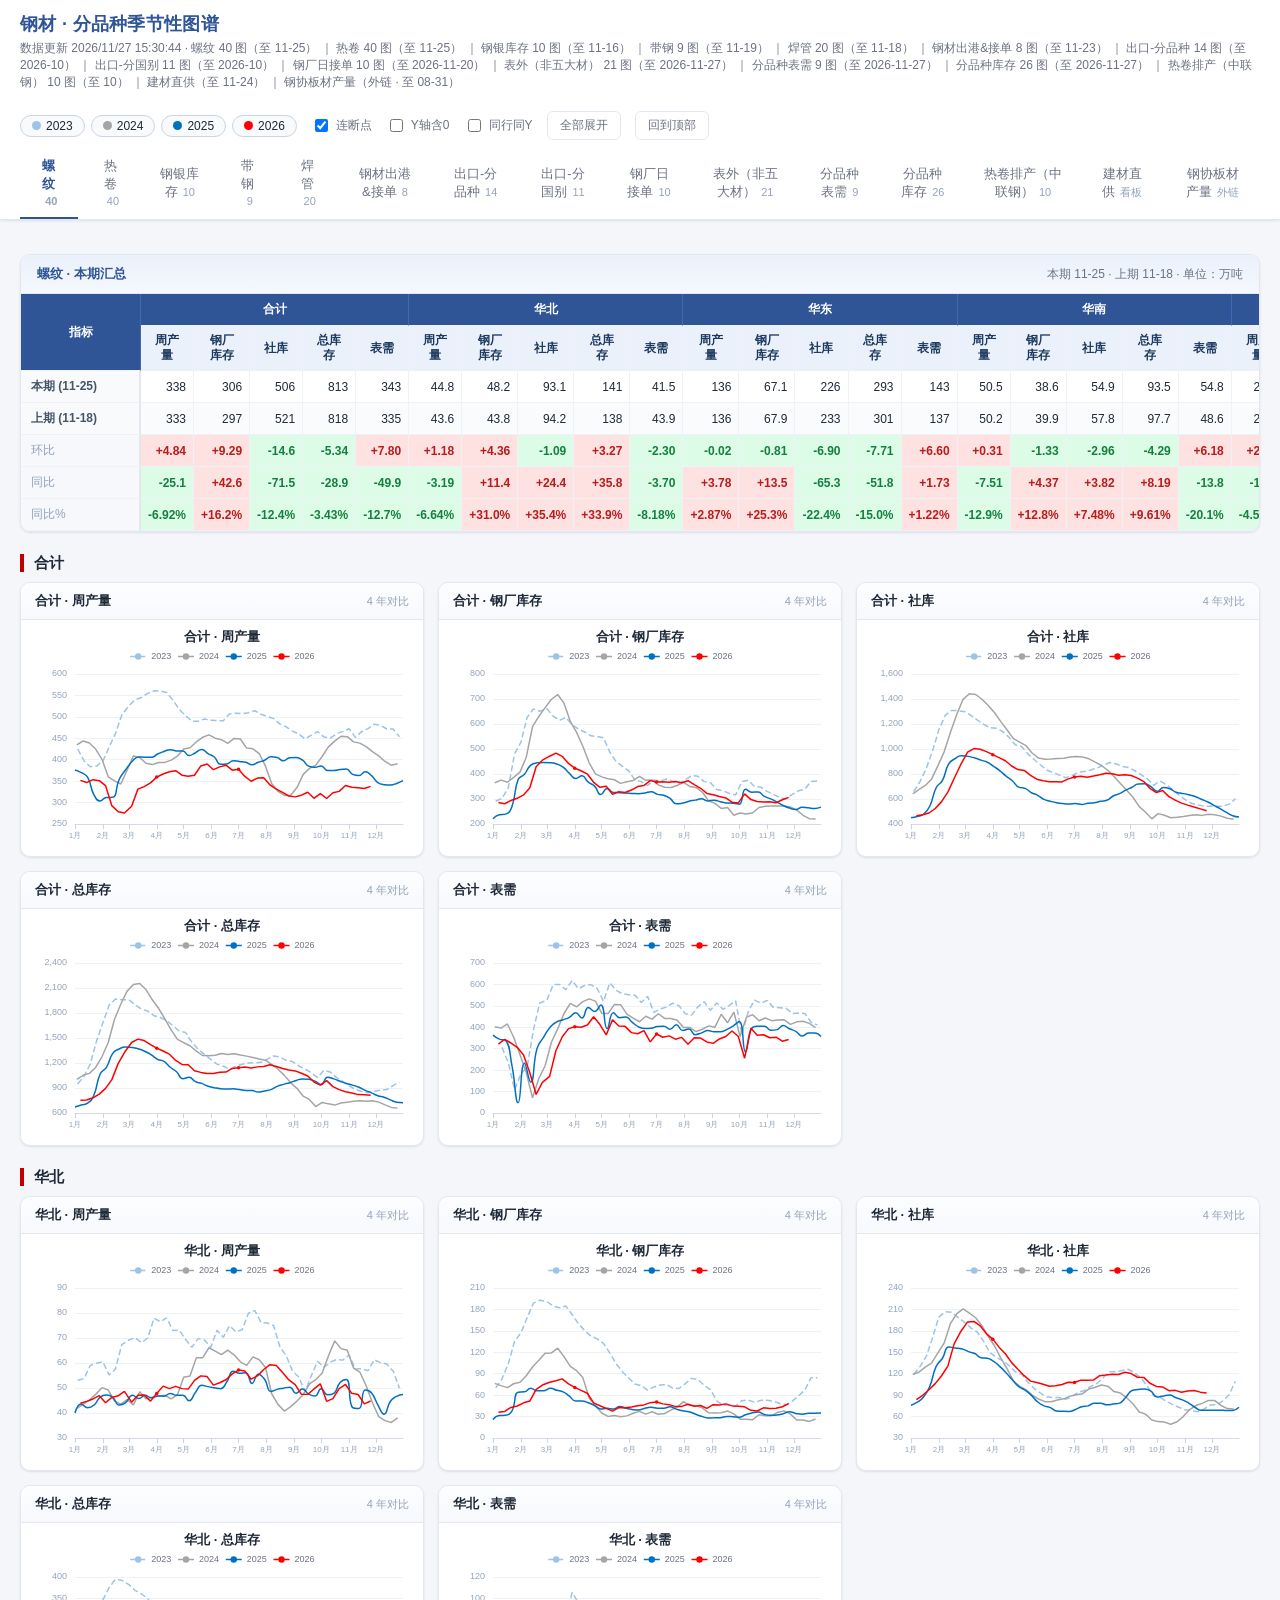
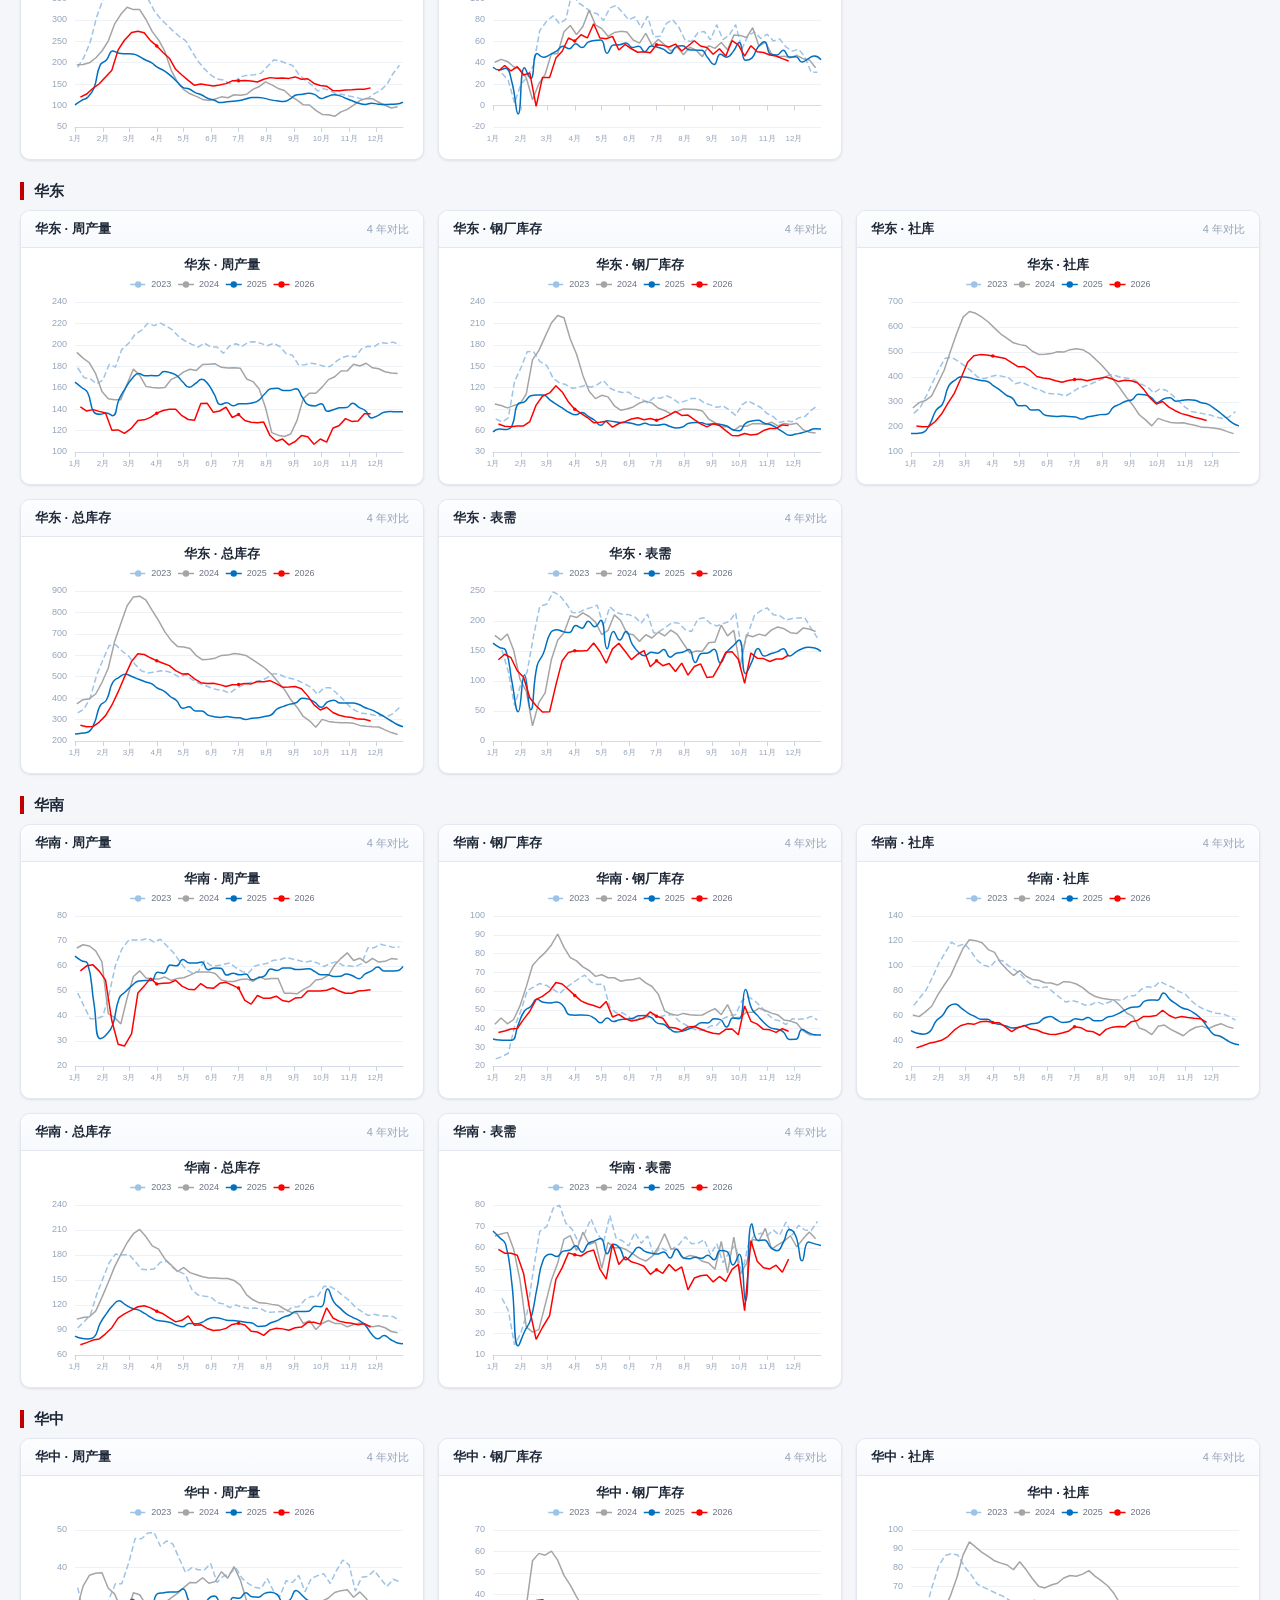
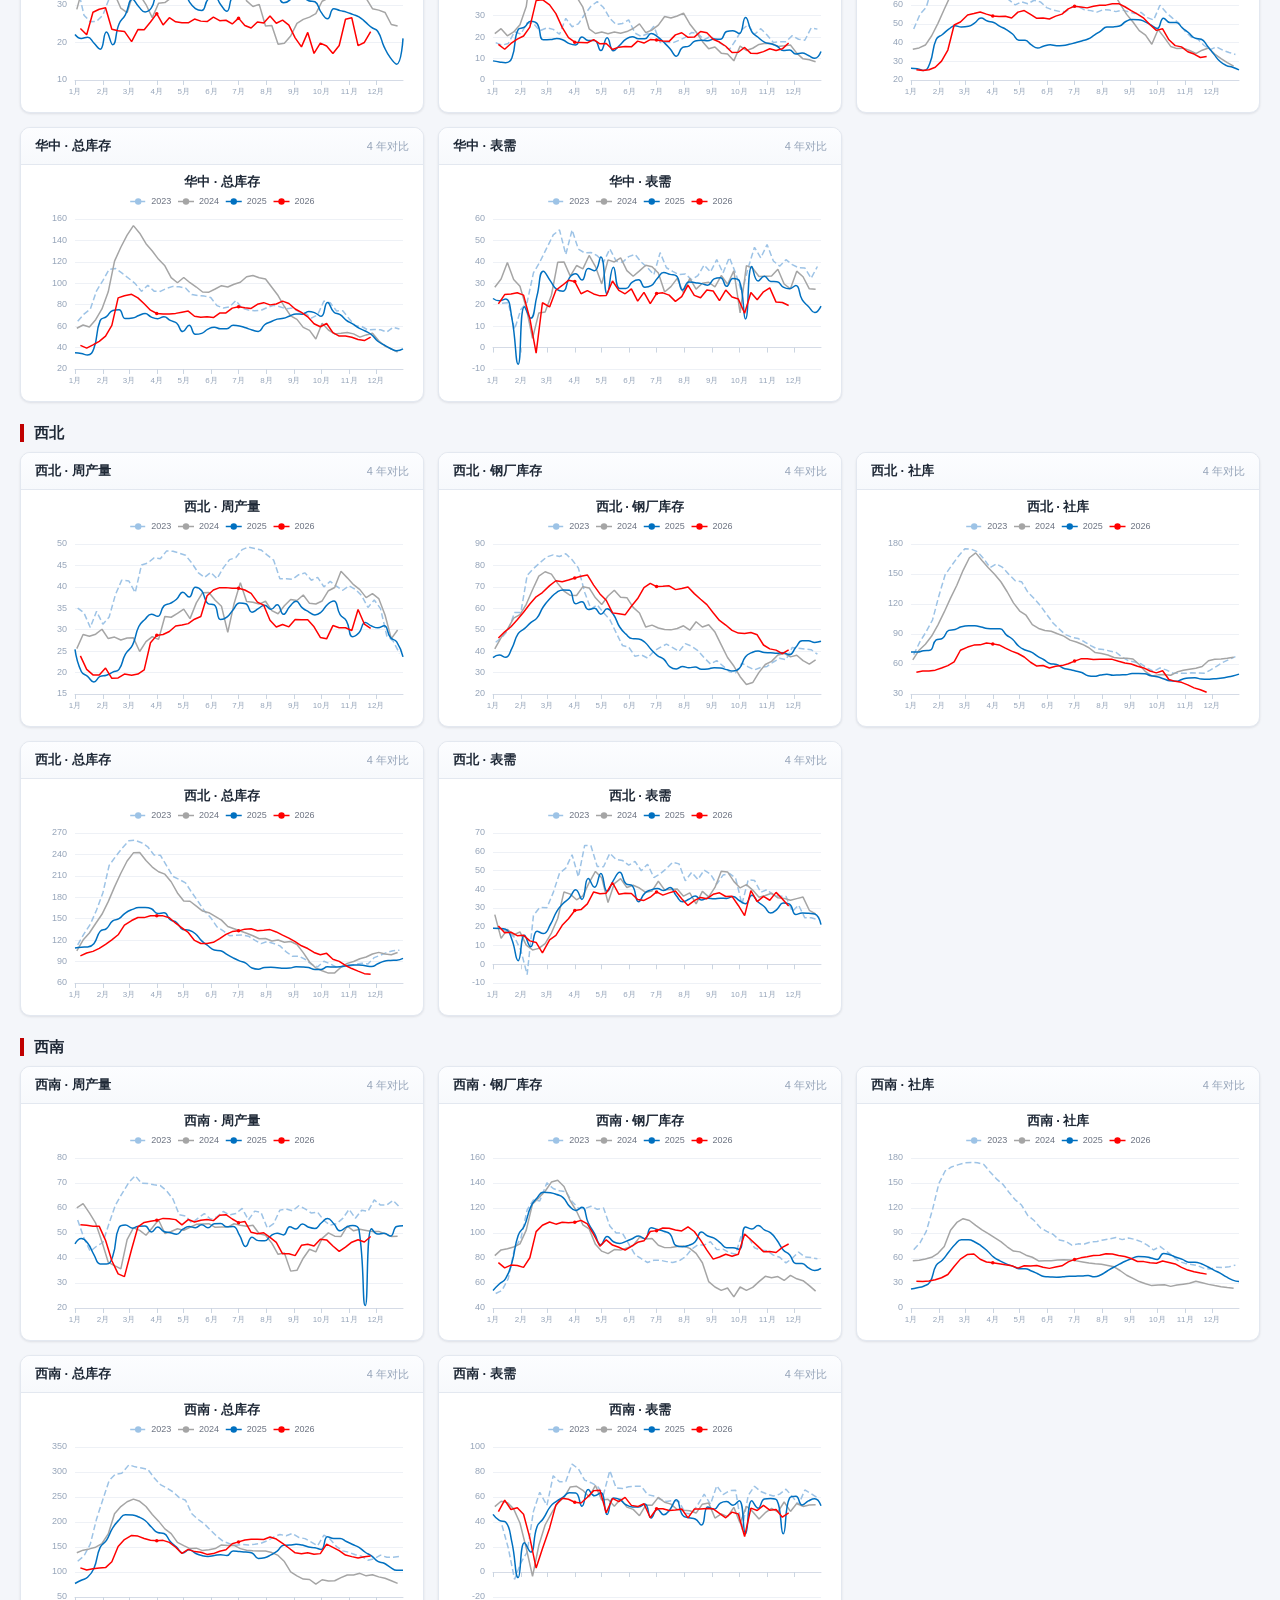
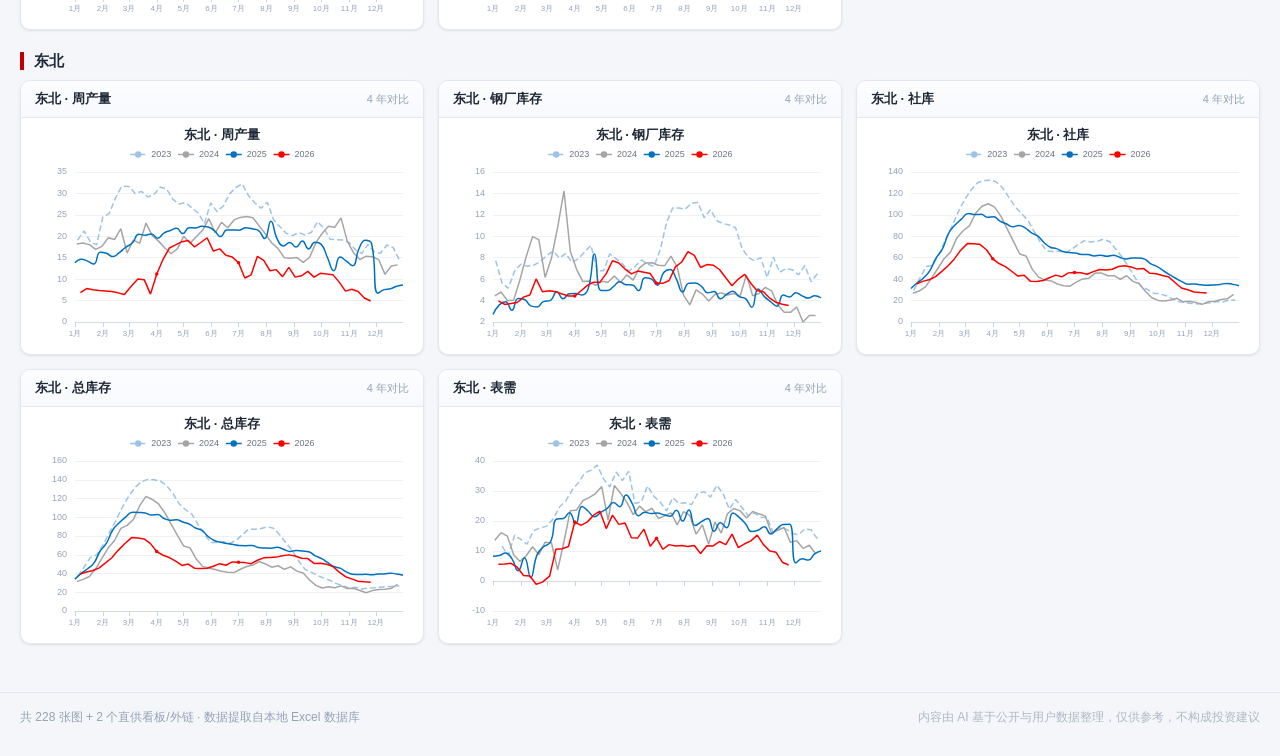
<file: index.html>
<!DOCTYPE html>
<html lang="zh-CN">
<head>
<meta charset="UTF-8">
<meta name="viewport" content="width=device-width, initial-scale=1.0">
<title>钢材 季节性图谱</title>
<link rel="stylesheet" href="assets/style.css?v=87">
</head>
<body>

<header class="topbar">
  <div class="topbar-inner">
    <div class="brand">
      <h1>钢材 · 分品种季节性图谱</h1>
      <p class="sub" id="sub">加载中…</p>
    </div>
    <div class="toolbar">
      <div class="year-box" id="yearToggles"></div>
      <label class="ctl chk"><input type="checkbox" id="optConnect" checked><span>连断点</span></label>
      <label class="ctl chk"><input type="checkbox" id="optZero"><span>Y轴含0</span></label>
      <label class="ctl chk"><input type="checkbox" id="optSync"><span>同行同Y</span></label>
      <button class="btn" id="btnExpand">全部展开</button>
      <button class="btn" id="btnTop">回到顶部</button>
    </div>
  </div>
  <nav class="tabs" id="tabs"></nav>
</header>

<main id="main">
  <div class="loading" id="loading">正在加载数据…</div>
</main>

<footer class="foot">
  <span id="footNote"></span>
  <span class="disc">内容由 AI 基于公开与用户数据整理，仅供参考，不构成投资建议</span>
</footer>

<script src="assets/vendor/echarts.min.js"></script>
<script src="data/data.js?v=87"></script>
<script src="assets/app.js?v=87"></script>
</body>
</html>
</file>
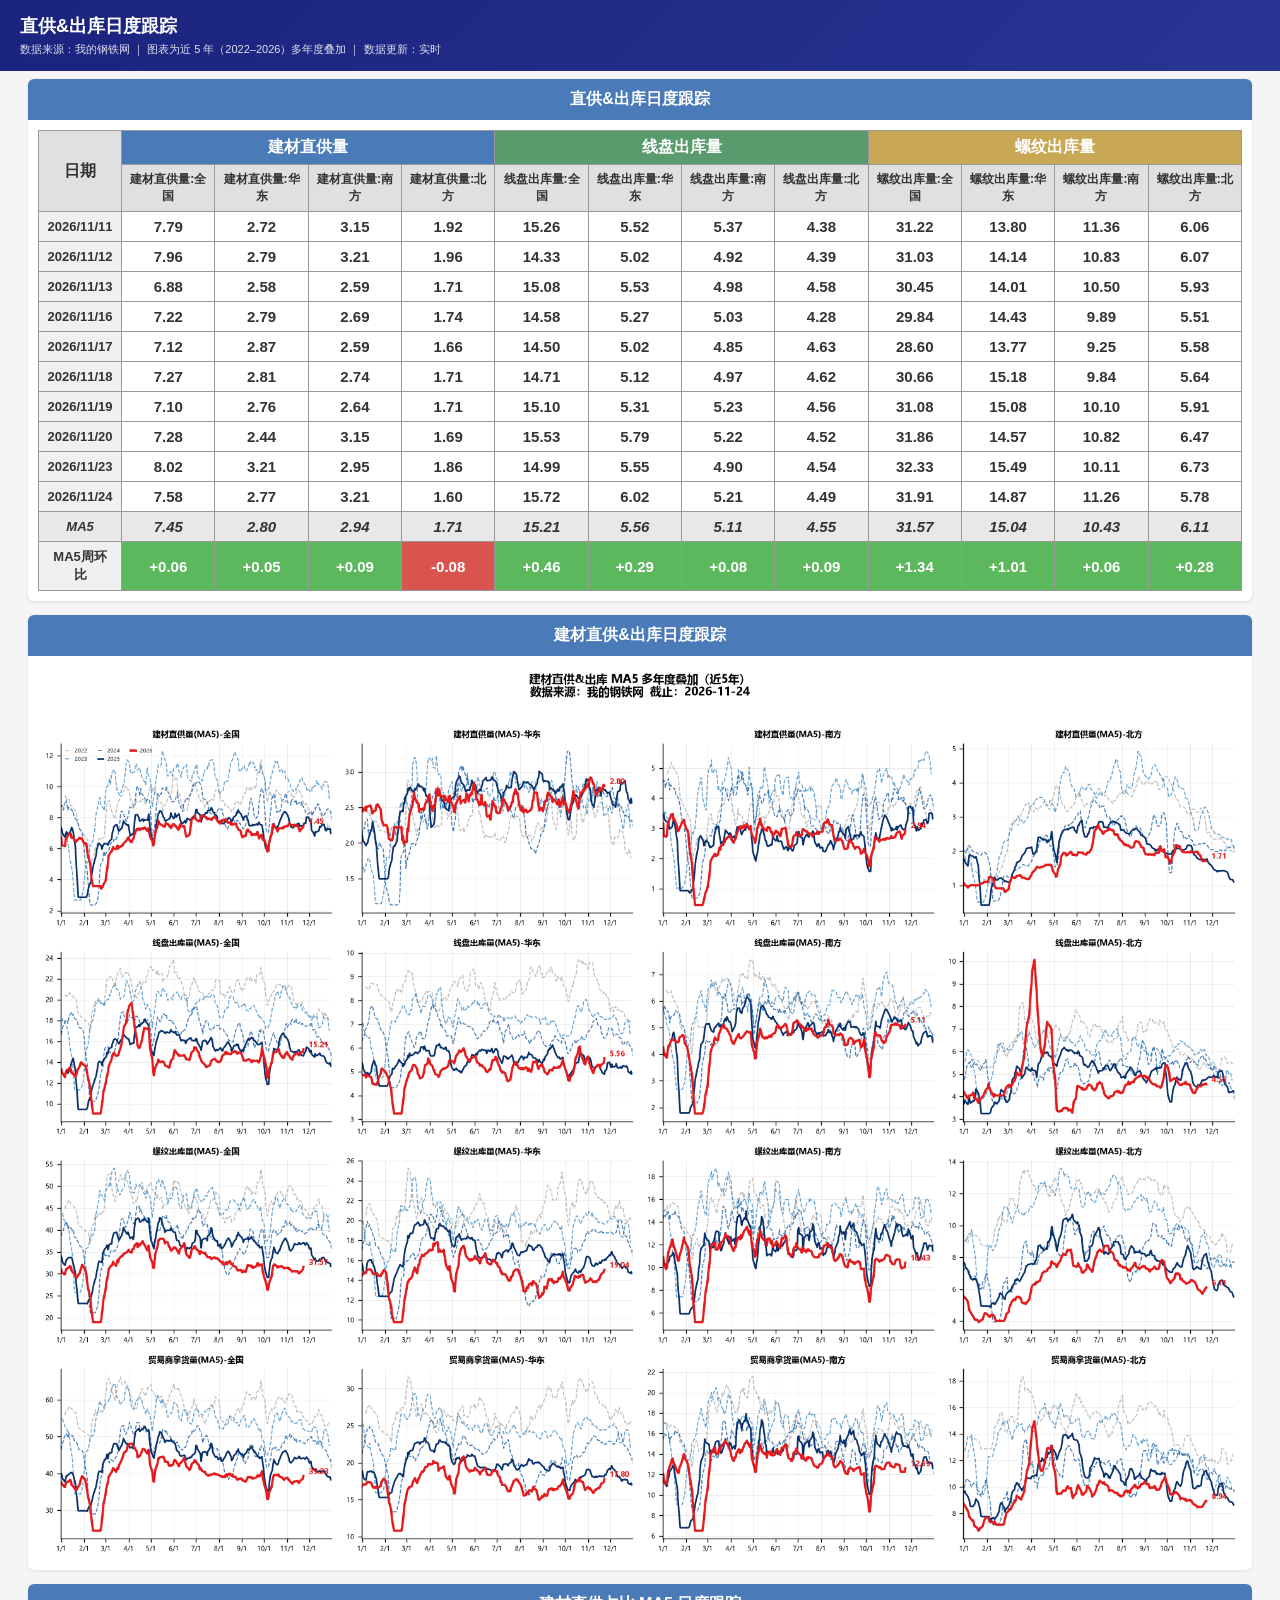
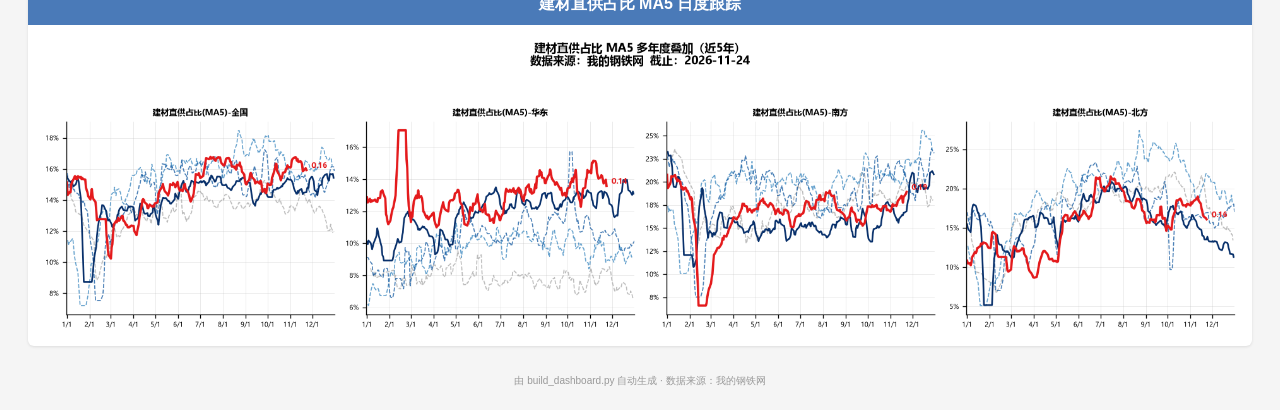
<file: zhigong/index.html>
<!DOCTYPE html>
<html lang="zh-CN">
<head>
<meta charset="UTF-8">
<meta name="viewport" content="width=device-width, initial-scale=1.0">
<title>直供&出库日度跟踪</title>
<style>
  * { margin:0; padding:0; box-sizing:border-box; }
  body { font-family: -apple-system, "Microsoft YaHei", sans-serif; background:#f5f5f5; color:#333; font-size:12px; }
  .header { background: linear-gradient(135deg, #1a237e, #283593); color:#fff; padding:14px 20px; }
  .header h1 { font-size:18px; margin-bottom:4px; }
  .header p { font-size:11px; opacity:0.85; }
  .container { max-width:1240px; margin:0 auto; padding:8px; }
  .card { background:#fff; border-radius:6px; box-shadow:0 1px 3px rgba(0,0,0,0.1); margin-bottom:14px; overflow:hidden; }
  .card-title { background:#4a7ab8; color:#fff; font-size:16px; font-weight:bold; padding:10px 14px; text-align:center; }
  .card-body { padding:10px; }
  .card-body img { width:100%; display:block; }

  /* Excel 同款表格 —— 数字加大加粗，重点突出 */
  table.data { border-collapse:collapse; width:100%; font-size:15px; }
  table.data th, table.data td { border:1px solid #999; padding:6px 8px; text-align:center; min-width:56px; font-weight:600; }
  table.data th { color:#fff; font-weight:700; }
  table.data tr.head th { font-size:16px; }
  table.data tr.subhead th { background:#e0e0e0; color:#333; font-weight:600; font-size:12px; }
  table.data th.corner { background:#e0e0e0; color:#333; }
  table.data td.date { background:#f0f0f0; font-weight:700; text-align:center; font-size:13px; }
  table.data tr.ma5 td { background:#e8e8e8; font-style:italic; }
  table.data tr.mom td { font-weight:700; }
  .footer { text-align:center; font-size:10px; color:#999; padding:14px; }
</style>
</head>
<body>
<div class="header">
  <h1>直供&出库日度跟踪</h1>
  <p>数据来源：我的钢铁网 ｜ 图表为近 5 年（2022–2026）多年度叠加 ｜ 数据更新：实时</p>
</div>
<div class="container">
  <div class="card">
    <div class="card-title">直供&出库日度跟踪</div>
    <div class="card-body"><table class='data'><tr class="head"><th class="corner" rowspan="2">日期</th><th colspan="4" style="background:#4a7ab8;color:#fff">建材直供量</th><th colspan="4" style="background:#5a9b6e;color:#fff">线盘出库量</th><th colspan="4" style="background:#c9a855;color:#fff">螺纹出库量</th></tr><tr class="subhead"><th>建材直供量:全国</th><th>建材直供量:华东</th><th>建材直供量:南方</th><th>建材直供量:北方</th><th>线盘出库量:全国</th><th>线盘出库量:华东</th><th>线盘出库量:南方</th><th>线盘出库量:北方</th><th>螺纹出库量:全国</th><th>螺纹出库量:华东</th><th>螺纹出库量:南方</th><th>螺纹出库量:北方</th></tr><tr><td class="date">2026/11/11</td><td>7.79</td><td>2.72</td><td>3.15</td><td>1.92</td><td>15.26</td><td>5.52</td><td>5.37</td><td>4.38</td><td>31.22</td><td>13.80</td><td>11.36</td><td>6.06</td></tr><tr><td class="date">2026/11/12</td><td>7.96</td><td>2.79</td><td>3.21</td><td>1.96</td><td>14.33</td><td>5.02</td><td>4.92</td><td>4.39</td><td>31.03</td><td>14.14</td><td>10.83</td><td>6.07</td></tr><tr><td class="date">2026/11/13</td><td>6.88</td><td>2.58</td><td>2.59</td><td>1.71</td><td>15.08</td><td>5.53</td><td>4.98</td><td>4.58</td><td>30.45</td><td>14.01</td><td>10.50</td><td>5.93</td></tr><tr><td class="date">2026/11/16</td><td>7.22</td><td>2.79</td><td>2.69</td><td>1.74</td><td>14.58</td><td>5.27</td><td>5.03</td><td>4.28</td><td>29.84</td><td>14.43</td><td>9.89</td><td>5.51</td></tr><tr><td class="date">2026/11/17</td><td>7.12</td><td>2.87</td><td>2.59</td><td>1.66</td><td>14.50</td><td>5.02</td><td>4.85</td><td>4.63</td><td>28.60</td><td>13.77</td><td>9.25</td><td>5.58</td></tr><tr><td class="date">2026/11/18</td><td>7.27</td><td>2.81</td><td>2.74</td><td>1.71</td><td>14.71</td><td>5.12</td><td>4.97</td><td>4.62</td><td>30.66</td><td>15.18</td><td>9.84</td><td>5.64</td></tr><tr><td class="date">2026/11/19</td><td>7.10</td><td>2.76</td><td>2.64</td><td>1.71</td><td>15.10</td><td>5.31</td><td>5.23</td><td>4.56</td><td>31.08</td><td>15.08</td><td>10.10</td><td>5.91</td></tr><tr><td class="date">2026/11/20</td><td>7.28</td><td>2.44</td><td>3.15</td><td>1.69</td><td>15.53</td><td>5.79</td><td>5.22</td><td>4.52</td><td>31.86</td><td>14.57</td><td>10.82</td><td>6.47</td></tr><tr><td class="date">2026/11/23</td><td>8.02</td><td>3.21</td><td>2.95</td><td>1.86</td><td>14.99</td><td>5.55</td><td>4.90</td><td>4.54</td><td>32.33</td><td>15.49</td><td>10.11</td><td>6.73</td></tr><tr><td class="date">2026/11/24</td><td>7.58</td><td>2.77</td><td>3.21</td><td>1.60</td><td>15.72</td><td>6.02</td><td>5.21</td><td>4.49</td><td>31.91</td><td>14.87</td><td>11.26</td><td>5.78</td></tr><tr class="ma5"><td class="date">MA5</td><td>7.45</td><td>2.80</td><td>2.94</td><td>1.71</td><td>15.21</td><td>5.56</td><td>5.11</td><td>4.55</td><td>31.57</td><td>15.04</td><td>10.43</td><td>6.11</td></tr><tr class="mom"><td class="date">MA5周环比</td><td style="background:#5cb85c;color:#fff;font-weight:bold">+0.06</td><td style="background:#5cb85c;color:#fff;font-weight:bold">+0.05</td><td style="background:#5cb85c;color:#fff;font-weight:bold">+0.09</td><td style="background:#d9534f;color:#fff;font-weight:bold">-0.08</td><td style="background:#5cb85c;color:#fff;font-weight:bold">+0.46</td><td style="background:#5cb85c;color:#fff;font-weight:bold">+0.29</td><td style="background:#5cb85c;color:#fff;font-weight:bold">+0.08</td><td style="background:#5cb85c;color:#fff;font-weight:bold">+0.09</td><td style="background:#5cb85c;color:#fff;font-weight:bold">+1.34</td><td style="background:#5cb85c;color:#fff;font-weight:bold">+1.01</td><td style="background:#5cb85c;color:#fff;font-weight:bold">+0.06</td><td style="background:#5cb85c;color:#fff;font-weight:bold">+0.28</td></tr></table></div>
  </div>
  <div class="card">
    <div class="card-title">建材直供&出库日度跟踪</div>
    <div class="card-body"><img src="page1_直供出库.png" alt="建材直供&出库日度跟踪"></div>
  </div>
  <div class="card">
    <div class="card-title">建材直供占比 MA5 日度跟踪</div>
    <div class="card-body"><img src="page2_直供占比.png" alt="建材直供占比 MA5 日度跟踪"></div>
  </div>
  <div class="footer">由 build_dashboard.py 自动生成 · 数据来源：我的钢铁网</div>
</div>
</body>
</html>
</file>
<file: assets/style.css>
:root {
  --bg: #f4f6fa;
  --panel: #ffffff;
  --line: #e3e8f0;
  --ink: #1f2937;
  --ink2: #6b7280;
  --brand: #2f5597;
  --brand-soft: #eaf1fb;
  --radius: 10px;
  --shadow: 0 1px 3px rgba(16, 24, 40, .06), 0 1px 2px rgba(16, 24, 40, .04);
}

* { box-sizing: border-box; }

html, body {
  margin: 0;
  padding: 0;
  background: var(--bg);
  color: var(--ink);
  font-family: -apple-system, BlinkMacSystemFont, "Segoe UI", "PingFang SC",
               "Hiragino Sans GB", "Microsoft YaHei", sans-serif;
  font-size: 14px;
  -webkit-font-smoothing: antialiased;
}

/* ---------- 顶栏 ---------- */
.topbar {
  position: sticky;
  top: 0;
  z-index: 50;
  background: var(--panel);
  border-bottom: 1px solid var(--line);
  box-shadow: var(--shadow);
}
.topbar-inner {
  max-width: 1920px;
  margin: 0 auto;
  padding: 12px 20px 8px;
  display: flex;
  align-items: flex-start;
  justify-content: space-between;
  gap: 20px;
  flex-wrap: wrap;
}
.brand h1 {
  margin: 0;
  font-size: 18px;
  font-weight: 650;
  letter-spacing: .3px;
  color: var(--brand);
}
.brand .sub {
  margin: 4px 0 0;
  font-size: 12px;
  color: var(--ink2);
}

.toolbar {
  display: flex;
  align-items: center;
  gap: 14px;
  flex-wrap: wrap;
}
.year-box { display: flex; gap: 6px; flex-wrap: wrap; }

.ctl {
  display: inline-flex;
  align-items: center;
  gap: 5px;
  font-size: 12px;
  color: var(--ink2);
  cursor: pointer;
  user-select: none;
}
.ctl input { cursor: pointer; }

.btn {
  border: 1px solid var(--line);
  background: var(--panel);
  color: var(--ink2);
  font-size: 12px;
  padding: 5px 12px;
  border-radius: 6px;
  cursor: pointer;
  transition: all .15s;
}
.btn:hover { border-color: var(--brand); color: var(--brand); background: var(--brand-soft); }

/* 年份开关 */
.ytoggle {
  border: 1px solid var(--line);
  background: var(--panel);
  border-radius: 999px;
  padding: 3px 11px;
  font-size: 12px;
  color: var(--ink2);
  cursor: pointer;
  display: inline-flex;
  align-items: center;
  gap: 5px;
  transition: all .15s;
}
.ytoggle .dot {
  width: 9px; height: 9px; border-radius: 50%;
  background: currentColor; opacity: .25;
}
.ytoggle.on { color: var(--ink); border-color: #cbd5e1; background: #f8fafc; }
.ytoggle.on .dot { opacity: 1; }

/* ---------- Tab ---------- */
.tabs {
  max-width: 1920px;
  margin: 0 auto;
  padding: 0 20px;
  display: flex;
  gap: 4px;
}
.tab {
  border: none;
  background: transparent;
  padding: 9px 16px;
  font-size: 13px;
  color: var(--ink2);
  cursor: pointer;
  border-bottom: 2px solid transparent;
  transition: all .15s;
  font-family: inherit;
}
.tab:hover { color: var(--brand); }
.tab.active {
  color: var(--brand);
  border-bottom-color: var(--brand);
  font-weight: 600;
}
.tab .cnt {
  font-size: 11px;
  color: #94a3b8;
  margin-left: 5px;
}

/* ---------- 主体 ---------- */
main {
  max-width: 1920px;
  margin: 0 auto;
  padding: 18px 20px 40px;
}
.loading { padding: 60px; text-align: center; color: var(--ink2); }

/* 嵌入式数据集（建材直供）：iframe 原样承载静态看板页，高度由 app.js 自适应 */
.embed-frame {
  display: block;
  width: 100%;
  min-height: 1400px;
  border: 0;
  background: #f5f5f5;
  border-radius: 6px;
}
main[data-ds="zhigong"] { padding: 14px 20px 24px; }

.grid {
  display: grid;
  grid-template-columns: repeat(auto-fill, minmax(430px, 1fr));
  gap: 14px;
}

.card {
  background: var(--panel);
  border: 1px solid var(--line);
  border-radius: var(--radius);
  box-shadow: var(--shadow);
  overflow: hidden;
}
.card-head {
  padding: 9px 14px;
  border-bottom: 1px solid var(--line);
  font-size: 13px;
  font-weight: 600;
  display: flex;
  align-items: center;
  justify-content: space-between;
  gap: 8px;
  background: linear-gradient(180deg, #fcfdff, #f7f9fc);
}
.card-head .tag {
  font-size: 11px;
  font-weight: 400;
  color: #94a3b8;
}
.chart {
  width: 100%;
  height: 236px;
}
.card.wide { grid-column: 1 / -1; }
.card.wide .chart { height: 320px; }

/* ---------- 图下指标条 + 下载按钮（表外 / 分品种表需，对齐汾渭卡片样式） ---------- */
.chart-data { padding: 0 8px; }
.chart-data table {
  width: 100%;
  border-collapse: collapse;
  table-layout: fixed;
  font-variant-numeric: tabular-nums;
}
.chart-data th,
.chart-data td {
  padding: 3px 2px;
  text-align: center;
  white-space: nowrap;
  border-top: 1px solid #eef1f6;
  border-right: 1px solid #eef1f6;
  font-size: 10.5px;
}
.chart-data th:last-child,
.chart-data td:last-child { border-right: none; }
.chart-data th {
  color: #94a3b8;
  font-weight: 500;
  background: #f8fafc;
}
.chart-data td { color: #334155; font-weight: 600; }
.chart-data td.up { color: #b91c1c; background: #fee2e2; }
.chart-data td.down { color: #15803d; background: #dcfce7; }
.card-foot {
  display: flex;
  align-items: center;
  justify-content: space-between;
  padding: 4px 10px 7px;
  font-size: 11px;
  color: #94a3b8;
}
.card-foot .dl {
  border: 1px solid var(--line);
  background: var(--panel);
  color: var(--ink2);
  font-size: 11px;
  padding: 2px 9px;
  border-radius: 5px;
  cursor: pointer;
  font-family: inherit;
  transition: all .15s;
}
.card-foot .dl:hover {
  border-color: var(--brand);
  color: var(--brand);
  background: var(--brand-soft);
}

/* ---------- 页脚 ---------- */
.foot {
  max-width: 1920px;
  margin: 0 auto;
  padding: 16px 20px 30px;
  display: flex;
  justify-content: space-between;
  gap: 16px;
  flex-wrap: wrap;
  font-size: 12px;
  color: #94a3b8;
  border-top: 1px solid var(--line);
}
.foot .disc { color: #b0b8c4; }

/* ---------- 截图模式（参考汾渭：隐藏标题栏/tab栏，只留数据内容） ---------- */
body.shot .topbar,
body.shot .foot { display: none !important; }
body.shot main { padding-top: 10px; }

@media (max-width: 900px) {
  .grid { grid-template-columns: 1fr; }
  .topbar-inner { flex-direction: column; }
}

/* ---------- 汇总表（在图表网格之前） ---------- */
.summary {
  background: var(--panel);
  border: 1px solid var(--line);
  border-radius: var(--radius);
  box-shadow: var(--shadow);
  margin: 16px auto 0;
  max-width: 1920px;
  overflow: hidden;
}
.summary-head {
  padding: 10px 16px;
  background: linear-gradient(180deg, #eaf1fb 0%, #f5f8fd 100%);
  border-bottom: 1px solid var(--line);
  font-size: 13px;
  color: var(--ink);
  display: flex;
  align-items: center;
  justify-content: space-between;
  gap: 12px;
  flex-wrap: wrap;
}
.summary-head strong { color: var(--brand); font-weight: 600; }
.summary-dates { color: var(--ink2); font-size: 12px; font-weight: normal; }
.summary-scroll {
  overflow-x: auto;
  overflow-y: hidden;
}
.summary-note {
  margin: 8px 2px 0;
  padding: 6px 10px;
  font-size: 11px;
  line-height: 1.5;
  color: #6b7280;
  background: #f8fafc;
  border-left: 3px solid #cbd5e1;
  border-radius: 0 4px 4px 0;
}
.summary-table {
  width: 100%;
  table-layout: fixed;
  border-collapse: separate;
  border-spacing: 0;
  font-size: 11px;
  font-variant-numeric: tabular-nums;
}
/* 全球发运专用：按截图（1998px 长图）量出的每列像素宽度，整体刚好等于截图宽度。
   容器宽度不够时由 .summary-scroll 横向滚动，列宽比例与长图完全一致。 */
.summary-table.global-fit {
  width: auto;
  min-width: 100%;
  table-layout: fixed;
  font-size: 12px;
}
.summary-table th,
.summary-table td {
  padding: 6px 7px;
  border-right: 1px solid #eef1f6;
  border-bottom: 1px solid #eef1f6;
  text-align: right;
  vertical-align: middle;
  overflow: hidden;
  text-overflow: ellipsis;
  white-space: nowrap;
}
.summary-table thead th {
  white-space: normal;
  word-break: break-all;
  line-height: 1.25;
  text-overflow: clip;
}
.summary-table .row-label,
.summary-table td.row-label {
  background: #f8fafc;
  color: #475569;
  font-weight: 600;
  text-align: left;
  position: sticky;
  left: 0;
  z-index: 1;
  border-right: 2px solid var(--line);
  padding: 7px 10px;
  white-space: normal;
  overflow: visible;
  text-overflow: clip;
  min-width: 120px;
}
.summary-table .grp-row th {
  background: var(--brand);
  color: #fff;
  font-weight: 600;
  font-size: 12px;
  padding: 8px 10px;
  text-align: center;
  border-right: 1px solid #3d6ab2;
}
.summary-table .grp-row th.row-label {
  background: var(--brand);
  color: #fff;
  border-right: 1px solid #3d6ab2;
}

/* 差值行（环比/较年初/累计同比/累计增幅%）— 浅灰背景 + 标签字色淡，
   与"值行"（本期/上期）一眼能区分 */
.summary-table tr.r-delta {
  background: #f6f8fb;
}
.summary-table tr.r-delta .row-label,
.summary-table tr.r-delta td.row-label {
  background: #f6f8fb;
  color: #94a3b8;
  font-weight: 500;
}
.summary-table .lab-row th {
  background: var(--brand-soft);
  color: #1e3a5f;
  font-weight: 600;
  padding: 7px 12px;
  text-align: center;
}
.summary-table tbody tr:nth-child(even) td:not(.row-label) {
  background: #fafbfc;
}
.summary-table tbody tr:hover td:not(.row-label) {
  background: #f0f4ff;
}
.summary-table td.up {
  color: #b91c1c;
  background: #fee2e2 !important;
  font-weight: 600;
}
.summary-table td.down {
  color: #15803d;
  background: #dcfce7 !important;
  font-weight: 600;
}
.summary-table td.na { color: #cbd5e1; }
.summary-table tbody tr.r-累计同比 td.row-label,
.summary-table tbody tr.r-累计增幅% td.row-label {
  color: var(--brand);
}

/* ---------- 区块（钢材站：对齐汾渭 5 列网格，图高对齐汾渭 常态236/展开320） ---------- */
.rgroup { margin: 22px 0 8px; }
.rgroup-title {
  font-size: 15px; font-weight: 700; color: #1f2937;
  margin: 0 0 10px; padding-left: 10px;
  border-left: 4px solid #c00000; line-height: 1.2;
}
.grid.rgrid { grid-template-columns: repeat(5, 1fr); }
/* 一列三张（PSI 热卷排产，用户要求） */
.grid.rgrid.cols3 { grid-template-columns: repeat(3, 1fr); }
/* 一列四张（带钢，用户要求） */
.grid.rgrid.cols4 { grid-template-columns: repeat(4, 1fr); }
/* 整行一张 / 一行两张（排序柱状图布局） */
.grid.rgrid.cols1 { grid-template-columns: 1fr !important; }
.grid.rgrid.cols2 { grid-template-columns: repeat(2, 1fr) !important; }
/* 带钢 / 出港：季节图整体更高一些（用户 2026-09-13：要高一些，不是宽一些） */
main[data-ds="daiguan"] .chart,
main[data-ds="chugang"] .chart { height: 300px; }
main[data-ds="daiguan"] .card.wide .chart,
main[data-ds="chugang"] .card.wide .chart { height: 400px; }
/* 出口-分品种 / 出口-分国别：线图+排序柱状图，图更高 */
main[data-ds="export_variety"] .chart,
main[data-ds="export_country"] .chart { height: 340px; }
main[data-ds="export_variety"] .card.wide .chart,
main[data-ds="export_country"] .card.wide .chart { height: 460px; }
/* 热卷排产（中联钢）：对齐出口季节图高度（用户 2026-09-14 要求） */
main[data-ds="psi_plan"] .chart { height: 340px; }
main[data-ds="psi_plan"] .card.wide .chart { height: 460px; }
/* 钢厂日接单：日频 300+ 点的季节叠加，图加高到与出口/排产一致 */
main[data-ds="mill_order"] .chart { height: 340px; }
main[data-ds="mill_order"] .card.wide .chart { height: 460px; }
/* 表外（非五大材）/ 分品种表需 / 分品种库存：一行三张，图太扁 → 对齐接单季节图高度（用户 2026-09-28 要求） */
main[data-ds="biaowai"] .chart,
main[data-ds="variety_demand"] .chart,
main[data-ds="variety_inventory"] .chart { height: 340px; }
main[data-ds="biaowai"] .card.wide .chart,
main[data-ds="variety_demand"] .card.wide .chart,
main[data-ds="variety_inventory"] .card.wide .chart { height: 460px; }
@media (max-width: 1700px) { .grid.rgrid { grid-template-columns: repeat(4, 1fr); } }
@media (max-width: 1360px) { .grid.rgrid { grid-template-columns: repeat(3, 1fr); } .grid.rgrid.cols3, .grid.rgrid.cols4 { grid-template-columns: repeat(2, 1fr); } }
@media (max-width: 1000px) { .grid.rgrid, .grid.rgrid.cols3, .grid.rgrid.cols4 { grid-template-columns: repeat(2, 1fr); } }
@media (max-width: 680px)  { .grid.rgrid { grid-template-columns: 1fr; } }
</file>
